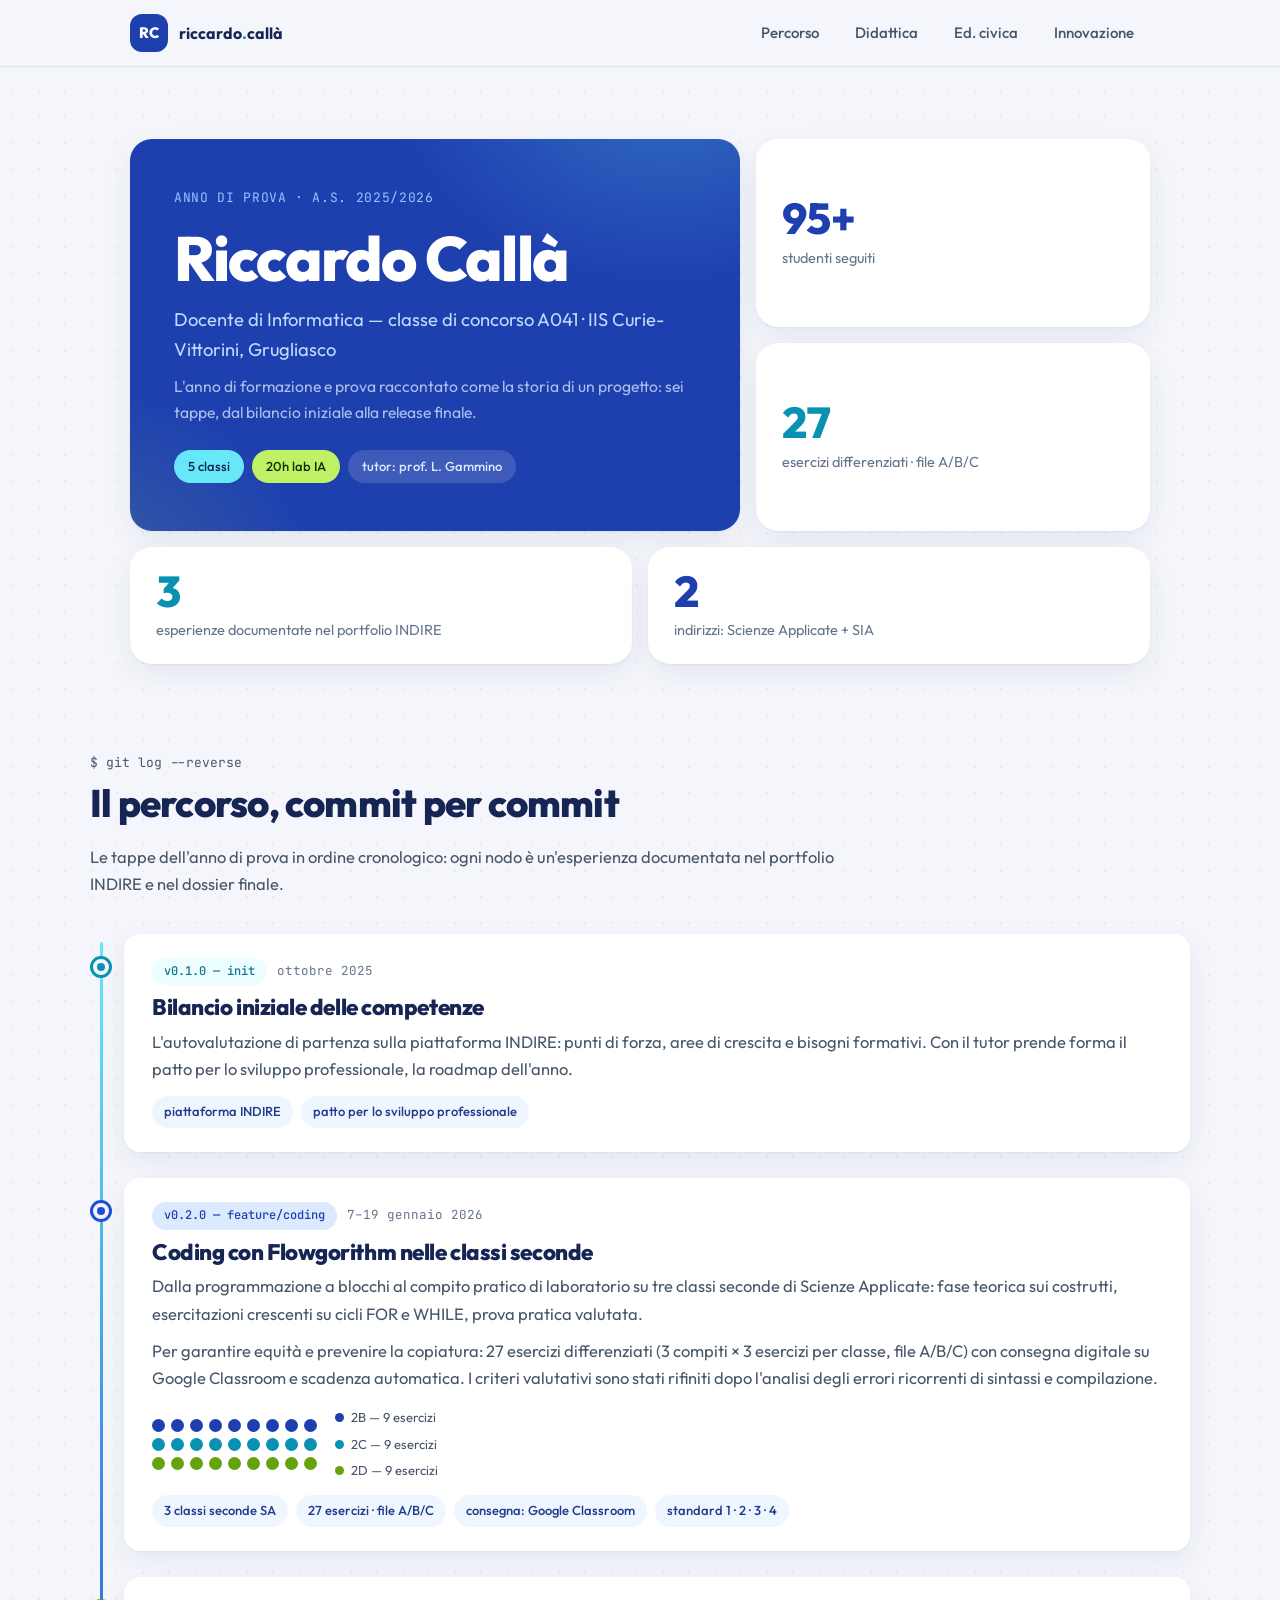
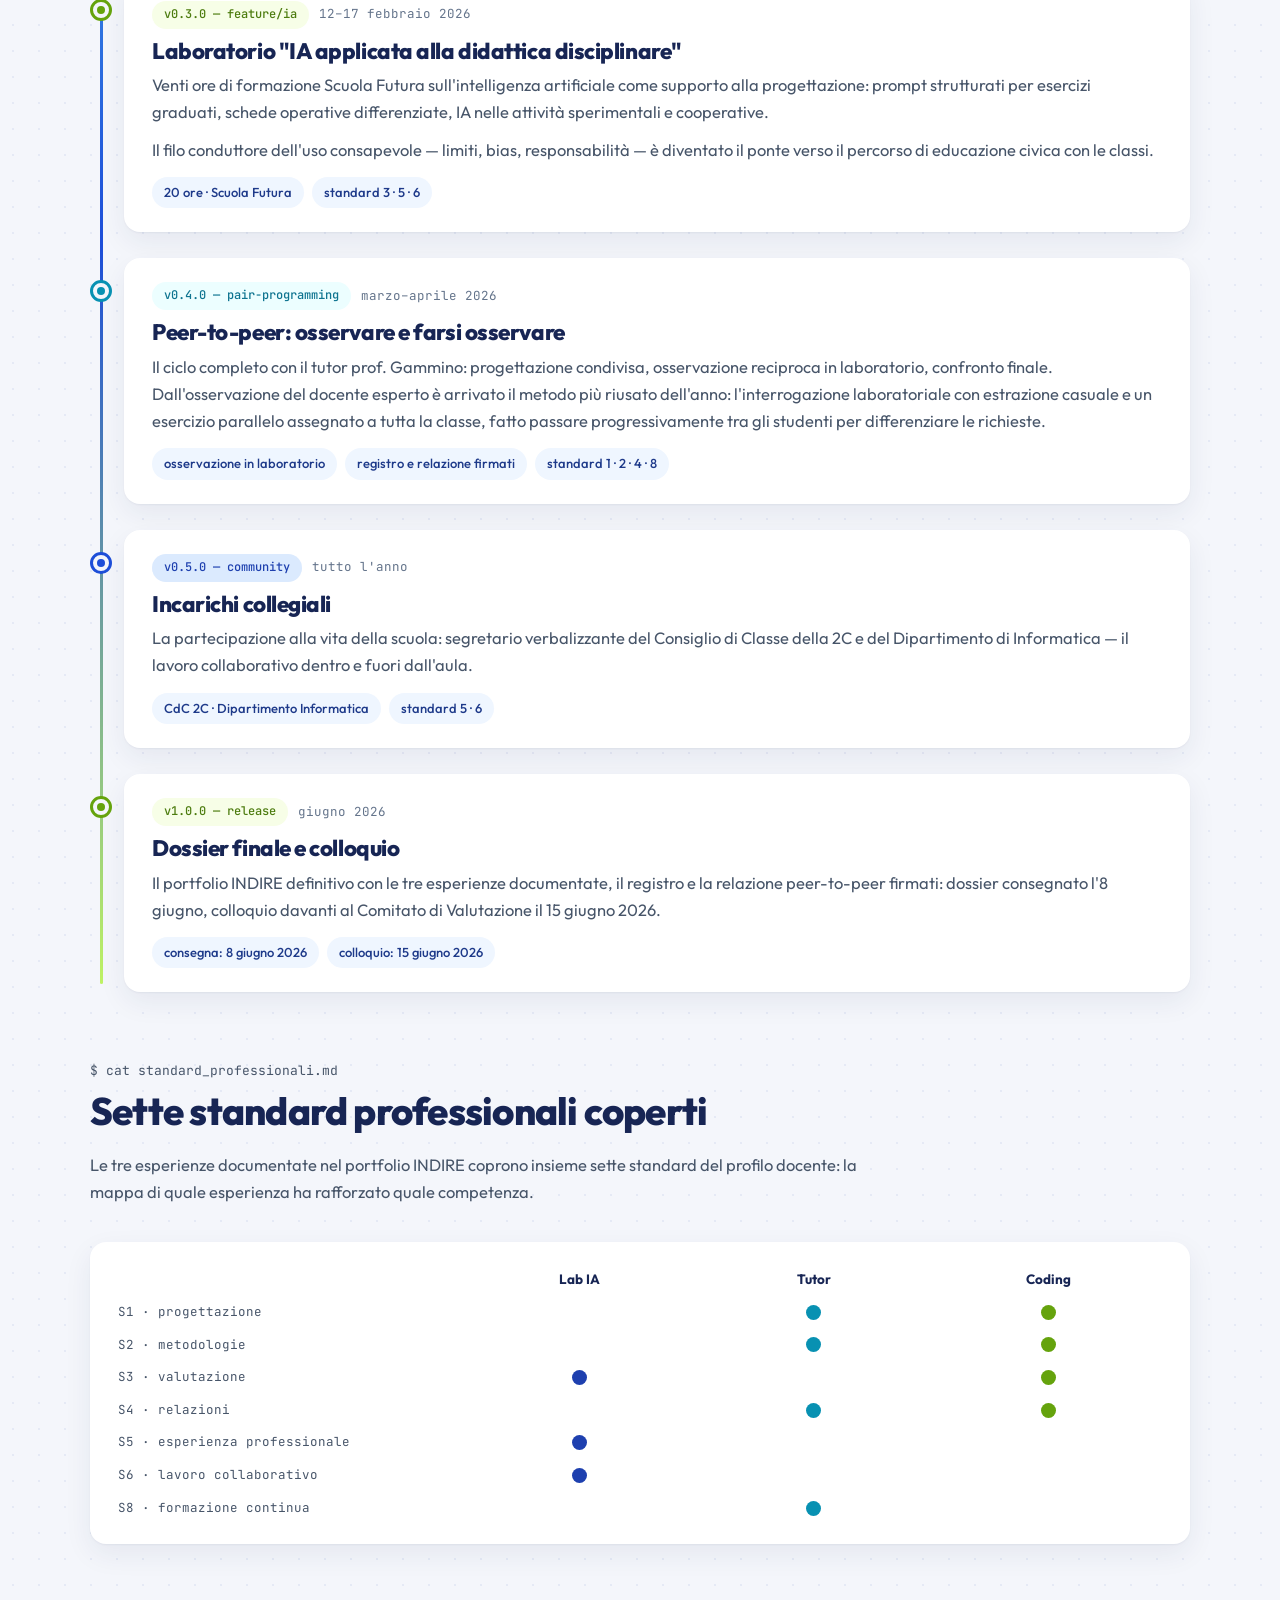
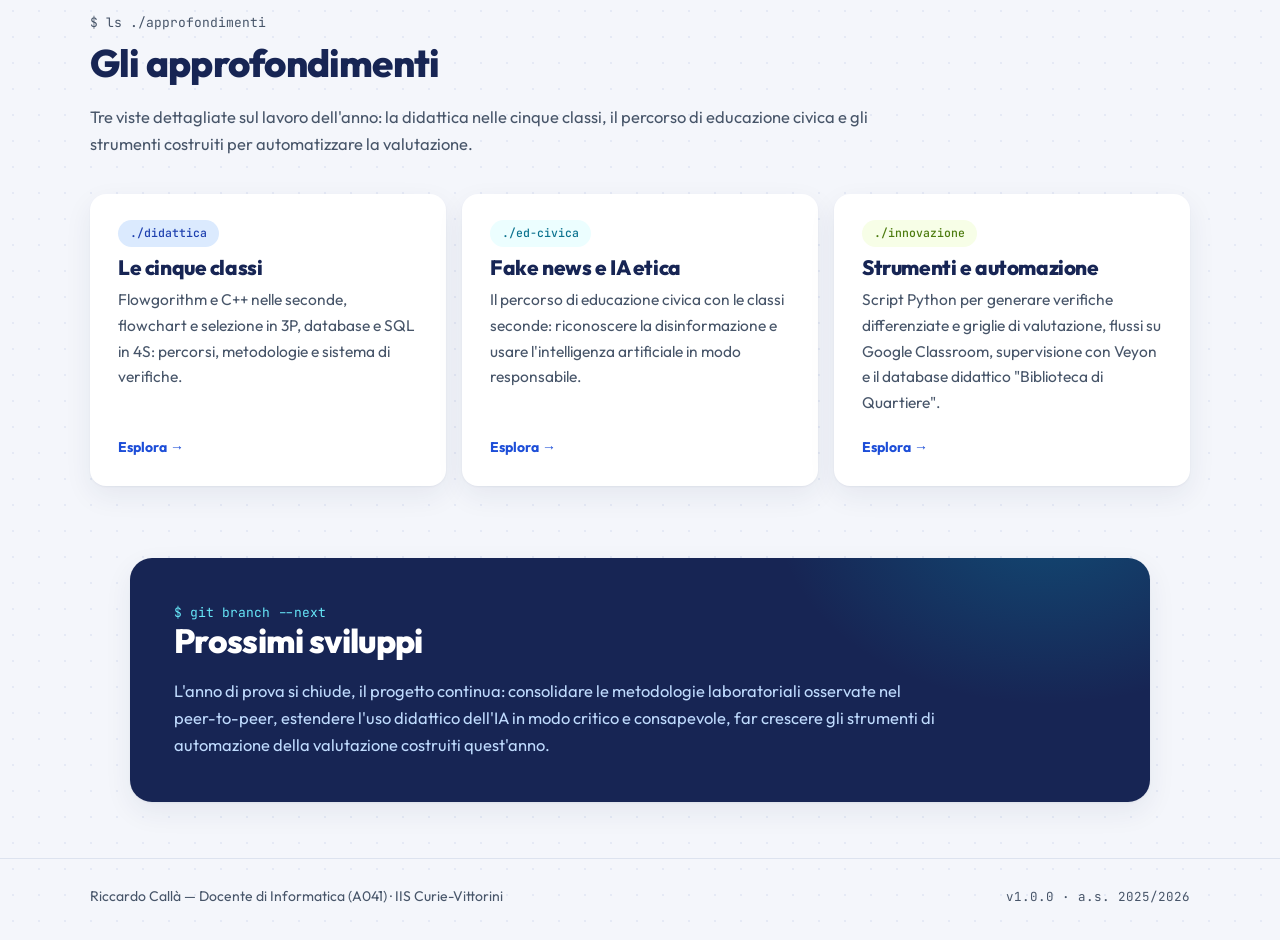
<file: index.html>
<!DOCTYPE html>
<html lang="it">
<head>
<meta charset="UTF-8">
<meta name="viewport" content="width=device-width, initial-scale=1">
<title>Riccardo Callà — Anno di prova 2025/2026</title>
<meta name="description" content="Portfolio dell'anno di formazione e prova di Riccardo Callà, docente di Informatica (A041) — IIS Curie-Vittorini, a.s. 2025/2026.">
<link rel="icon" href="data:image/svg+xml,%3Csvg xmlns='http://www.w3.org/2000/svg' viewBox='0 0 64 64'%3E%3Crect width='64' height='64' rx='16' fill='%231E40AF'/%3E%3Ctext x='32' y='42' font-family='sans-serif' font-size='26' font-weight='800' fill='%23FFFFFF' text-anchor='middle'%3ERC%3C/text%3E%3C/svg%3E">
<link rel="stylesheet" href="assets/css/style.css?v=2">
</head>
<body>
<a class="skip-link" href="#contenuto">Salta al contenuto</a>

<nav class="nav" aria-label="Navigazione principale">
  <div class="container nav-inner">
    <a class="brand" href="index.html" aria-current="page">
      <span class="brand-mark" aria-hidden="true">RC</span>
      <span class="brand-name">riccardo<span class="dot">.</span>callà</span>
    </a>
    <button class="nav-toggle" aria-expanded="false" aria-controls="menu" aria-label="Apri il menu">
      <svg width="20" height="20" viewBox="0 0 24 24" fill="none" stroke="currentColor" stroke-width="2" stroke-linecap="round" aria-hidden="true"><line x1="4" y1="7" x2="20" y2="7"/><line x1="4" y1="12" x2="20" y2="12"/><line x1="4" y1="17" x2="20" y2="17"/></svg>
    </button>
    <ul class="nav-links" id="menu">
      <li><a href="#percorso">Percorso</a></li>
      <li><a href="classi.html">Didattica</a></li>
      <li><a href="ed_civica.html">Ed. civica</a></li>
      <li><a href="innovazione.html">Innovazione</a></li>
    </ul>
  </div>
</nav>

<main id="contenuto">

  <header class="hero">
    <div class="container">
      <div class="bento">
        <div class="hero-card stagger s1">
          <p class="hero-eyebrow">ANNO DI PROVA · A.S. 2025/2026</p>
          <h1>Riccardo Callà</h1>
          <p class="hero-sub">Docente di Informatica — classe di concorso A041 · IIS Curie-Vittorini, Grugliasco</p>
          <p class="hero-tagline">L'anno di formazione e prova raccontato come la storia di un progetto: sei tappe, dal bilancio iniziale alla release finale.</p>
          <div class="chips">
            <span class="chip cyan">5 classi</span>
            <span class="chip lime">20h lab IA</span>
            <span class="chip ghost">tutor: prof. L. Gammino</span>
          </div>
        </div>
        <div class="stat-card stagger s2">
          <div class="stat-value"><span data-count="95">0</span>+</div>
          <div class="stat-label">studenti seguiti</div>
        </div>
        <div class="stat-card alt stagger s3">
          <div class="stat-value"><span data-count="27">0</span></div>
          <div class="stat-label">esercizi differenziati · file A/B/C</div>
        </div>
      </div>
      <div class="bento-row">
        <div class="stat-card alt stagger s4">
          <div class="stat-value"><span data-count="3">0</span></div>
          <div class="stat-label">esperienze documentate nel portfolio INDIRE</div>
        </div>
        <div class="stat-card stagger s4">
          <div class="stat-value"><span data-count="2">0</span></div>
          <div class="stat-label">indirizzi: Scienze Applicate + SIA</div>
        </div>
      </div>
    </div>
  </header>

  <section class="section container" id="percorso">
    <div class="section-head reveal">
      <p class="section-kicker">$ git log --reverse</p>
      <h2>Il percorso, commit per commit</h2>
      <p>Le tappe dell'anno di prova in ordine cronologico: ogni nodo è un'esperienza documentata nel portfolio INDIRE e nel dossier finale.</p>
    </div>

    <div class="timeline">

      <article class="commit c-cyan" id="bilancio">
        <span class="commit-node" aria-hidden="true"></span>
        <div class="commit-card">
          <div class="commit-meta">
            <span class="tag">v0.1.0 — init</span>
            <span class="commit-date">ottobre 2025</span>
          </div>
          <h3>Bilancio iniziale delle competenze</h3>
          <p>L'autovalutazione di partenza sulla piattaforma INDIRE: punti di forza, aree di crescita e bisogni formativi. Con il tutor prende forma il patto per lo sviluppo professionale, la roadmap dell'anno.</p>
          <ul class="commit-facts">
            <li>piattaforma INDIRE</li>
            <li>patto per lo sviluppo professionale</li>
          </ul>
        </div>
      </article>

      <article class="commit" id="coding">
        <span class="commit-node" aria-hidden="true"></span>
        <div class="commit-card">
          <div class="commit-meta">
            <span class="tag">v0.2.0 — feature/coding</span>
            <span class="commit-date">7–19 gennaio 2026</span>
          </div>
          <h3>Coding con Flowgorithm nelle classi seconde</h3>
          <p>Dalla programmazione a blocchi al compito pratico di laboratorio su tre classi seconde di Scienze Applicate: fase teorica sui costrutti, esercitazioni crescenti su cicli FOR e WHILE, prova pratica valutata.</p>
          <p>Per garantire equità e prevenire la copiatura: 27 esercizi differenziati (3 compiti × 3 esercizi per classe, file A/B/C) con consegna digitale su Google Classroom e scadenza automatica. I criteri valutativi sono stati rifiniti dopo l'analisi degli errori ricorrenti di sintassi e compilazione.</p>
          <div class="waffle-wrap chart" aria-label="27 esercizi differenziati: 9 per ciascuna delle tre classi" role="img">
            <div class="waffle" aria-hidden="true">
              <span class="w-blue"></span><span class="w-blue" style="transition-delay:0.04s;"></span><span class="w-blue" style="transition-delay:0.08s;"></span><span class="w-blue" style="transition-delay:0.12s;"></span><span class="w-blue" style="transition-delay:0.16s;"></span><span class="w-blue" style="transition-delay:0.2s;"></span><span class="w-blue" style="transition-delay:0.24s;"></span><span class="w-blue" style="transition-delay:0.28s;"></span><span class="w-blue" style="transition-delay:0.32s;"></span>
              <span class="w-cyan" style="transition-delay:0.36s;"></span><span class="w-cyan" style="transition-delay:0.4s;"></span><span class="w-cyan" style="transition-delay:0.44s;"></span><span class="w-cyan" style="transition-delay:0.48s;"></span><span class="w-cyan" style="transition-delay:0.52s;"></span><span class="w-cyan" style="transition-delay:0.56s;"></span><span class="w-cyan" style="transition-delay:0.6s;"></span><span class="w-cyan" style="transition-delay:0.64s;"></span><span class="w-cyan" style="transition-delay:0.68s;"></span>
              <span class="w-lime" style="transition-delay:0.72s;"></span><span class="w-lime" style="transition-delay:0.76s;"></span><span class="w-lime" style="transition-delay:0.8s;"></span><span class="w-lime" style="transition-delay:0.84s;"></span><span class="w-lime" style="transition-delay:0.88s;"></span><span class="w-lime" style="transition-delay:0.92s;"></span><span class="w-lime" style="transition-delay:0.96s;"></span><span class="w-lime" style="transition-delay:1s;"></span><span class="w-lime" style="transition-delay:1.04s;"></span>
            </div>
            <div class="waffle-legend">
              <span><span class="swatch" style="background: var(--blue-800);"></span>2B — 9 esercizi</span>
              <span><span class="swatch" style="background: var(--cyan-600);"></span>2C — 9 esercizi</span>
              <span><span class="swatch" style="background: var(--lime-600);"></span>2D — 9 esercizi</span>
            </div>
          </div>
          <ul class="commit-facts">
            <li>3 classi seconde SA</li>
            <li>27 esercizi · file A/B/C</li>
            <li>consegna: Google Classroom</li>
            <li>standard 1 · 2 · 3 · 4</li>
          </ul>
        </div>
      </article>

      <article class="commit c-lime" id="lab-ia">
        <span class="commit-node" aria-hidden="true"></span>
        <div class="commit-card">
          <div class="commit-meta">
            <span class="tag">v0.3.0 — feature/ia</span>
            <span class="commit-date">12–17 febbraio 2026</span>
          </div>
          <h3>Laboratorio "IA applicata alla didattica disciplinare"</h3>
          <p>Venti ore di formazione Scuola Futura sull'intelligenza artificiale come supporto alla progettazione: prompt strutturati per esercizi graduati, schede operative differenziate, IA nelle attività sperimentali e cooperative.</p>
          <p>Il filo conduttore dell'uso consapevole — limiti, bias, responsabilità — è diventato il ponte verso il percorso di educazione civica con le classi.</p>
          <ul class="commit-facts">
            <li>20 ore · Scuola Futura</li>
            <li>standard 3 · 5 · 6</li>
          </ul>
        </div>
      </article>

      <article class="commit c-cyan" id="peer-to-peer">
        <span class="commit-node" aria-hidden="true"></span>
        <div class="commit-card">
          <div class="commit-meta">
            <span class="tag">v0.4.0 — pair-programming</span>
            <span class="commit-date">marzo–aprile 2026</span>
          </div>
          <h3>Peer-to-peer: osservare e farsi osservare</h3>
          <p>Il ciclo completo con il tutor prof. Gammino: progettazione condivisa, osservazione reciproca in laboratorio, confronto finale. Dall'osservazione del docente esperto è arrivato il metodo più riusato dell'anno: l'interrogazione laboratoriale con estrazione casuale e un esercizio parallelo assegnato a tutta la classe, fatto passare progressivamente tra gli studenti per differenziare le richieste.</p>
          <ul class="commit-facts">
            <li>osservazione in laboratorio</li>
            <li>registro e relazione firmati</li>
            <li>standard 1 · 2 · 4 · 8</li>
          </ul>
        </div>
      </article>

      <article class="commit" id="collegialita">
        <span class="commit-node" aria-hidden="true"></span>
        <div class="commit-card">
          <div class="commit-meta">
            <span class="tag">v0.5.0 — community</span>
            <span class="commit-date">tutto l'anno</span>
          </div>
          <h3>Incarichi collegiali</h3>
          <p>La partecipazione alla vita della scuola: segretario verbalizzante del Consiglio di Classe della 2C e del Dipartimento di Informatica — il lavoro collaborativo dentro e fuori dall'aula.</p>
          <ul class="commit-facts">
            <li>CdC 2C · Dipartimento Informatica</li>
            <li>standard 5 · 6</li>
          </ul>
        </div>
      </article>

      <article class="commit c-lime" id="release">
        <span class="commit-node" aria-hidden="true"></span>
        <div class="commit-card">
          <div class="commit-meta">
            <span class="tag">v1.0.0 — release</span>
            <span class="commit-date">giugno 2026</span>
          </div>
          <h3>Dossier finale e colloquio</h3>
          <p>Il portfolio INDIRE definitivo con le tre esperienze documentate, il registro e la relazione peer-to-peer firmati: dossier consegnato l'8 giugno, colloquio davanti al Comitato di Valutazione il 15 giugno 2026.</p>
          <ul class="commit-facts">
            <li>consegna: 8 giugno 2026</li>
            <li>colloquio: 15 giugno 2026</li>
          </ul>
        </div>
      </article>

    </div>
  </section>

  <section class="section container" id="standard">
    <div class="section-head reveal">
      <p class="section-kicker">$ cat standard_professionali.md</p>
      <h2>Sette standard professionali coperti</h2>
      <p>Le tre esperienze documentate nel portfolio INDIRE coprono insieme sette standard del profilo docente: la mappa di quale esperienza ha rafforzato quale competenza.</p>
    </div>
    <div class="card reveal">
      <div class="matrix chart">
        <span></span>
        <span class="matrix-head">Lab IA</span>
        <span class="matrix-head">Tutor</span>
        <span class="matrix-head">Coding</span>

        <span class="matrix-label">S1 · progettazione</span>
        <span class="matrix-cell"></span>
        <span class="matrix-cell"><span class="matrix-dot" style="background: var(--cyan-600); transition-delay: 0.1s;"></span></span>
        <span class="matrix-cell"><span class="matrix-dot" style="background: var(--lime-600); transition-delay: 0.15s;"></span></span>

        <span class="matrix-label">S2 · metodologie</span>
        <span class="matrix-cell"></span>
        <span class="matrix-cell"><span class="matrix-dot" style="background: var(--cyan-600); transition-delay: 0.2s;"></span></span>
        <span class="matrix-cell"><span class="matrix-dot" style="background: var(--lime-600); transition-delay: 0.25s;"></span></span>

        <span class="matrix-label">S3 · valutazione</span>
        <span class="matrix-cell"><span class="matrix-dot" style="background: var(--blue-800); transition-delay: 0.3s;"></span></span>
        <span class="matrix-cell"></span>
        <span class="matrix-cell"><span class="matrix-dot" style="background: var(--lime-600); transition-delay: 0.35s;"></span></span>

        <span class="matrix-label">S4 · relazioni</span>
        <span class="matrix-cell"></span>
        <span class="matrix-cell"><span class="matrix-dot" style="background: var(--cyan-600); transition-delay: 0.4s;"></span></span>
        <span class="matrix-cell"><span class="matrix-dot" style="background: var(--lime-600); transition-delay: 0.45s;"></span></span>

        <span class="matrix-label">S5 · esperienza professionale</span>
        <span class="matrix-cell"><span class="matrix-dot" style="background: var(--blue-800); transition-delay: 0.5s;"></span></span>
        <span class="matrix-cell"></span>
        <span class="matrix-cell"></span>

        <span class="matrix-label">S6 · lavoro collaborativo</span>
        <span class="matrix-cell"><span class="matrix-dot" style="background: var(--blue-800); transition-delay: 0.55s;"></span></span>
        <span class="matrix-cell"></span>
        <span class="matrix-cell"></span>

        <span class="matrix-label">S8 · formazione continua</span>
        <span class="matrix-cell"></span>
        <span class="matrix-cell"><span class="matrix-dot" style="background: var(--cyan-600); transition-delay: 0.6s;"></span></span>
        <span class="matrix-cell"></span>
      </div>
    </div>
  </section>

  <section class="section container" id="approfondimenti">
    <div class="section-head reveal">
      <p class="section-kicker">$ ls ./approfondimenti</p>
      <h2>Gli approfondimenti</h2>
      <p>Tre viste dettagliate sul lavoro dell'anno: la didattica nelle cinque classi, il percorso di educazione civica e gli strumenti costruiti per automatizzare la valutazione.</p>
    </div>
    <div class="card-grid">
      <a class="card reveal" href="classi.html">
        <span class="card-kicker blue">./didattica</span>
        <h3>Le cinque classi</h3>
        <p>Flowgorithm e C++ nelle seconde, flowchart e selezione in 3P, database e SQL in 4S: percorsi, metodologie e sistema di verifiche.</p>
        <span class="card-cta">Esplora →</span>
      </a>
      <a class="card reveal" href="ed_civica.html">
        <span class="card-kicker cyan">./ed-civica</span>
        <h3>Fake news e IA etica</h3>
        <p>Il percorso di educazione civica con le classi seconde: riconoscere la disinformazione e usare l'intelligenza artificiale in modo responsabile.</p>
        <span class="card-cta">Esplora →</span>
      </a>
      <a class="card reveal" href="innovazione.html">
        <span class="card-kicker lime">./innovazione</span>
        <h3>Strumenti e automazione</h3>
        <p>Script Python per generare verifiche differenziate e griglie di valutazione, flussi su Google Classroom, supervisione con Veyon e il database didattico "Biblioteca di Quartiere".</p>
        <span class="card-cta">Esplora →</span>
      </a>
    </div>
  </section>

  <section class="container" id="futuro">
    <div class="outro reveal">
      <p class="section-kicker">$ git branch --next</p>
      <h2>Prossimi sviluppi</h2>
      <p>L'anno di prova si chiude, il progetto continua: consolidare le metodologie laboratoriali osservate nel peer-to-peer, estendere l'uso didattico dell'IA in modo critico e consapevole, far crescere gli strumenti di automazione della valutazione costruiti quest'anno.</p>
    </div>
  </section>

</main>

<footer class="footer">
  <div class="container footer-inner">
    <span>Riccardo Callà — Docente di Informatica (A041) · IIS Curie-Vittorini</span>
    <span class="mono">v1.0.0 · a.s. 2025/2026</span>
  </div>
</footer>

<script src="assets/js/main.js?v=2"></script>
</body>
</html>
</file>
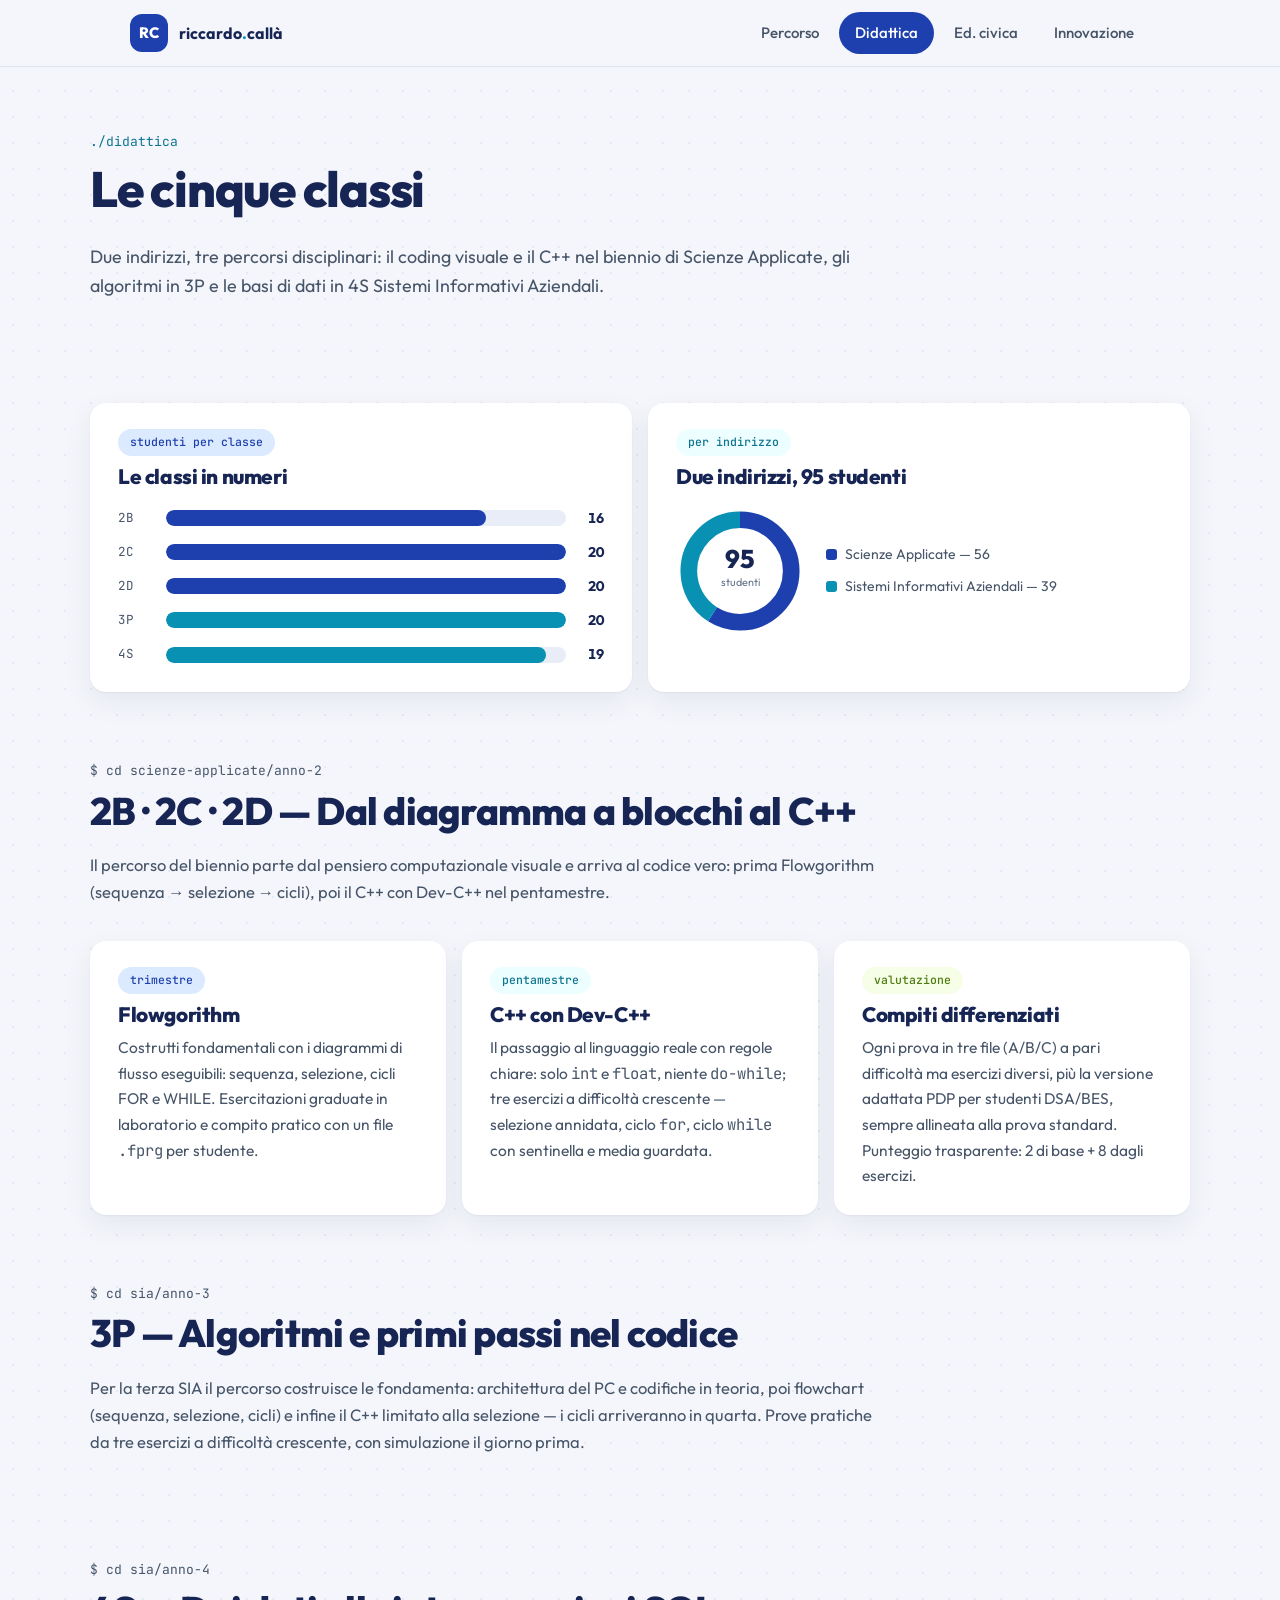
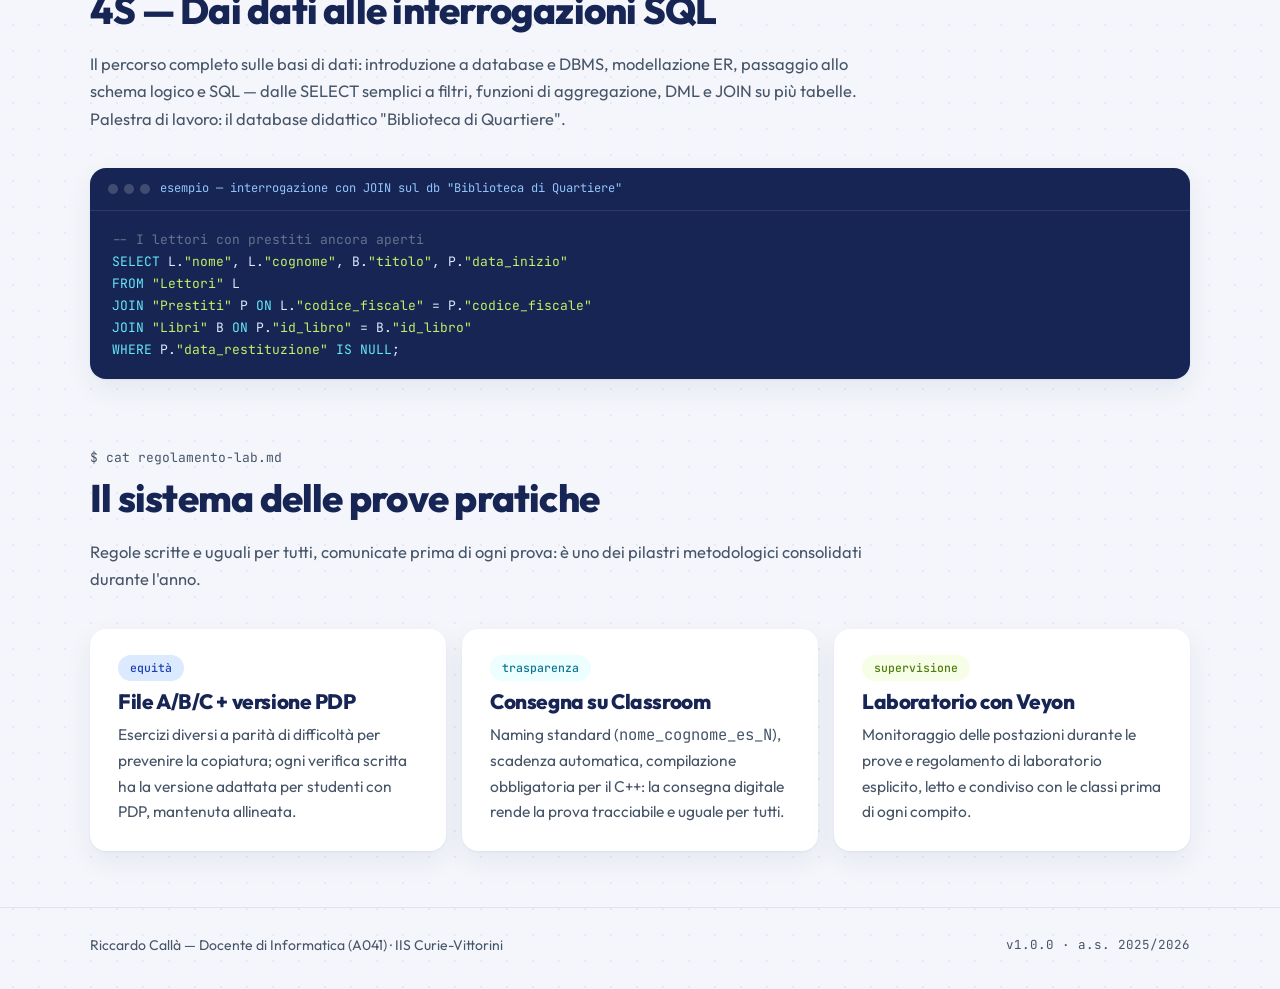
<file: classi.html>
<!DOCTYPE html>
<html lang="it">
<head>
<meta charset="UTF-8">
<meta name="viewport" content="width=device-width, initial-scale=1">
<title>La didattica nelle cinque classi — Riccardo Callà</title>
<meta name="description" content="Percorsi, metodologie e sistema di verifiche nelle cinque classi seguite da Riccardo Callà nell'a.s. 2025/2026.">
<link rel="icon" href="data:image/svg+xml,%3Csvg xmlns='http://www.w3.org/2000/svg' viewBox='0 0 64 64'%3E%3Crect width='64' height='64' rx='16' fill='%231E40AF'/%3E%3Ctext x='32' y='42' font-family='sans-serif' font-size='26' font-weight='800' fill='%23FFFFFF' text-anchor='middle'%3ERC%3C/text%3E%3C/svg%3E">
<link rel="stylesheet" href="assets/css/style.css?v=2">
</head>
<body>
<a class="skip-link" href="#contenuto">Salta al contenuto</a>

<nav class="nav" aria-label="Navigazione principale">
  <div class="container nav-inner">
    <a class="brand" href="index.html">
      <span class="brand-mark" aria-hidden="true">RC</span>
      <span class="brand-name">riccardo<span class="dot">.</span>callà</span>
    </a>
    <button class="nav-toggle" aria-expanded="false" aria-controls="menu" aria-label="Apri il menu">
      <svg width="20" height="20" viewBox="0 0 24 24" fill="none" stroke="currentColor" stroke-width="2" stroke-linecap="round" aria-hidden="true"><line x1="4" y1="7" x2="20" y2="7"/><line x1="4" y1="12" x2="20" y2="12"/><line x1="4" y1="17" x2="20" y2="17"/></svg>
    </button>
    <ul class="nav-links" id="menu">
      <li><a href="index.html#percorso">Percorso</a></li>
      <li><a href="classi.html" aria-current="page">Didattica</a></li>
      <li><a href="ed_civica.html">Ed. civica</a></li>
      <li><a href="innovazione.html">Innovazione</a></li>
    </ul>
  </div>
</nav>

<main id="contenuto">

  <header class="page-header container">
    <p class="page-kicker stagger s1">./didattica</p>
    <h1 class="stagger s2">Le cinque classi</h1>
    <p class="lead stagger s3">Due indirizzi, tre percorsi disciplinari: il coding visuale e il C++ nel biennio di Scienze Applicate, gli algoritmi in 3P e le basi di dati in 4S Sistemi Informativi Aziendali.</p>
  </header>

  <section class="section container" aria-label="Numeri delle classi">
    <div class="card-grid">
      <div class="card reveal">
        <span class="card-kicker blue">studenti per classe</span>
        <h3>Le classi in numeri</h3>
        <div class="chart" style="margin-top: 10px;">
          <div class="bar-row">
            <span class="bar-label">2B</span>
            <div class="bar-track"><div class="bar-fill" style="--w: 80%;"></div></div>
            <span class="bar-value">16</span>
          </div>
          <div class="bar-row">
            <span class="bar-label">2C</span>
            <div class="bar-track"><div class="bar-fill" style="--w: 100%; transition-delay: 0.1s;"></div></div>
            <span class="bar-value">20</span>
          </div>
          <div class="bar-row">
            <span class="bar-label">2D</span>
            <div class="bar-track"><div class="bar-fill" style="--w: 100%; transition-delay: 0.2s;"></div></div>
            <span class="bar-value">20</span>
          </div>
          <div class="bar-row">
            <span class="bar-label">3P</span>
            <div class="bar-track"><div class="bar-fill cyan" style="--w: 100%; transition-delay: 0.3s;"></div></div>
            <span class="bar-value">20</span>
          </div>
          <div class="bar-row">
            <span class="bar-label">4S</span>
            <div class="bar-track"><div class="bar-fill cyan" style="--w: 95%; transition-delay: 0.4s;"></div></div>
            <span class="bar-value">19</span>
          </div>
        </div>
      </div>
      <div class="card reveal">
        <span class="card-kicker cyan">per indirizzo</span>
        <h3>Due indirizzi, 95 studenti</h3>
        <div class="donut-wrap chart" style="margin-top: 10px;">
          <svg width="128" height="128" viewBox="0 0 100 100" role="img" aria-label="Ripartizione studenti: 56 in Scienze Applicate, 39 in Sistemi Informativi Aziendali">
            <g transform="rotate(-90 50 50)">
              <circle cx="50" cy="50" r="40" fill="none" stroke="#E8EDF7" stroke-width="13"/>
              <circle class="donut-arc arc-sa" cx="50" cy="50" r="40"/>
              <circle class="donut-arc arc-sia" cx="50" cy="50" r="40"/>
            </g>
            <text x="50" y="48" text-anchor="middle" font-family="Outfit" font-weight="800" font-size="20" fill="#172554">95</text>
            <text x="50" y="62" text-anchor="middle" font-family="Outfit" font-size="8.5" fill="#64748B">studenti</text>
          </svg>
          <div class="legend">
            <span><span class="swatch" style="background: var(--blue-800);"></span>Scienze Applicate — 56</span>
            <span><span class="swatch" style="background: var(--cyan-600);"></span>Sistemi Informativi Aziendali — 39</span>
          </div>
        </div>
      </div>
    </div>
  </section>

  <section class="section container" id="seconde">
    <div class="section-head reveal">
      <p class="section-kicker">$ cd scienze-applicate/anno-2</p>
      <h2>2B · 2C · 2D — Dal diagramma a blocchi al C++</h2>
      <p>Il percorso del biennio parte dal pensiero computazionale visuale e arriva al codice vero: prima Flowgorithm (sequenza → selezione → cicli), poi il C++ con Dev-C++ nel pentamestre.</p>
    </div>
    <div class="card-grid">
      <div class="card reveal">
        <span class="card-kicker blue">trimestre</span>
        <h3>Flowgorithm</h3>
        <p>Costrutti fondamentali con i diagrammi di flusso eseguibili: sequenza, selezione, cicli FOR e WHILE. Esercitazioni graduate in laboratorio e compito pratico con un file <span class="mono">.fprg</span> per studente.</p>
      </div>
      <div class="card reveal">
        <span class="card-kicker cyan">pentamestre</span>
        <h3>C++ con Dev-C++</h3>
        <p>Il passaggio al linguaggio reale con regole chiare: solo <span class="mono">int</span> e <span class="mono">float</span>, niente <span class="mono">do-while</span>; tre esercizi a difficoltà crescente — selezione annidata, ciclo <span class="mono">for</span>, ciclo <span class="mono">while</span> con sentinella e media guardata.</p>
      </div>
      <div class="card reveal">
        <span class="card-kicker lime">valutazione</span>
        <h3>Compiti differenziati</h3>
        <p>Ogni prova in tre file (A/B/C) a pari difficoltà ma esercizi diversi, più la versione adattata PDP per studenti DSA/BES, sempre allineata alla prova standard. Punteggio trasparente: 2 di base + 8 dagli esercizi.</p>
      </div>
    </div>
  </section>

  <section class="section container" id="terza">
    <div class="section-head reveal">
      <p class="section-kicker">$ cd sia/anno-3</p>
      <h2>3P — Algoritmi e primi passi nel codice</h2>
      <p>Per la terza SIA il percorso costruisce le fondamenta: architettura del PC e codifiche in teoria, poi flowchart (sequenza, selezione, cicli) e infine il C++ limitato alla selezione — i cicli arriveranno in quarta. Prove pratiche da tre esercizi a difficoltà crescente, con simulazione il giorno prima.</p>
    </div>
  </section>

  <section class="section container" id="quarta">
    <div class="section-head reveal">
      <p class="section-kicker">$ cd sia/anno-4</p>
      <h2>4S — Dai dati alle interrogazioni SQL</h2>
      <p>Il percorso completo sulle basi di dati: introduzione a database e DBMS, modellazione ER, passaggio allo schema logico e SQL — dalle SELECT semplici a filtri, funzioni di aggregazione, DML e JOIN su più tabelle. Palestra di lavoro: il database didattico "Biblioteca di Quartiere".</p>
    </div>
    <div class="code-card reveal">
      <div class="code-bar"><span class="dots" aria-hidden="true"><span></span><span></span><span></span></span>esempio — interrogazione con JOIN sul db "Biblioteca di Quartiere"</div>
      <pre><span class="com">-- I lettori con prestiti ancora aperti</span>
<span class="kw">SELECT</span> L.<span class="str">"nome"</span>, L.<span class="str">"cognome"</span>, B.<span class="str">"titolo"</span>, P.<span class="str">"data_inizio"</span>
<span class="kw">FROM</span> <span class="str">"Lettori"</span> L
<span class="kw">JOIN</span> <span class="str">"Prestiti"</span> P <span class="kw">ON</span> L.<span class="str">"codice_fiscale"</span> = P.<span class="str">"codice_fiscale"</span>
<span class="kw">JOIN</span> <span class="str">"Libri"</span> B <span class="kw">ON</span> P.<span class="str">"id_libro"</span> = B.<span class="str">"id_libro"</span>
<span class="kw">WHERE</span> P.<span class="str">"data_restituzione"</span> <span class="kw">IS NULL</span>;</pre>
    </div>
  </section>

  <section class="section container" id="verifiche">
    <div class="section-head reveal">
      <p class="section-kicker">$ cat regolamento-lab.md</p>
      <h2>Il sistema delle prove pratiche</h2>
      <p>Regole scritte e uguali per tutti, comunicate prima di ogni prova: è uno dei pilastri metodologici consolidati durante l'anno.</p>
    </div>
    <div class="card-grid">
      <div class="card reveal">
        <span class="card-kicker blue">equità</span>
        <h3>File A/B/C + versione PDP</h3>
        <p>Esercizi diversi a parità di difficoltà per prevenire la copiatura; ogni verifica scritta ha la versione adattata per studenti con PDP, mantenuta allineata.</p>
      </div>
      <div class="card reveal">
        <span class="card-kicker cyan">trasparenza</span>
        <h3>Consegna su Classroom</h3>
        <p>Naming standard (<span class="mono">nome_cognome_es_N</span>), scadenza automatica, compilazione obbligatoria per il C++: la consegna digitale rende la prova tracciabile e uguale per tutti.</p>
      </div>
      <div class="card reveal">
        <span class="card-kicker lime">supervisione</span>
        <h3>Laboratorio con Veyon</h3>
        <p>Monitoraggio delle postazioni durante le prove e regolamento di laboratorio esplicito, letto e condiviso con le classi prima di ogni compito.</p>
      </div>
    </div>
  </section>

</main>

<footer class="footer">
  <div class="container footer-inner">
    <span>Riccardo Callà — Docente di Informatica (A041) · IIS Curie-Vittorini</span>
    <span class="mono">v1.0.0 · a.s. 2025/2026</span>
  </div>
</footer>

<script src="assets/js/main.js?v=2"></script>
</body>
</html>
</file>
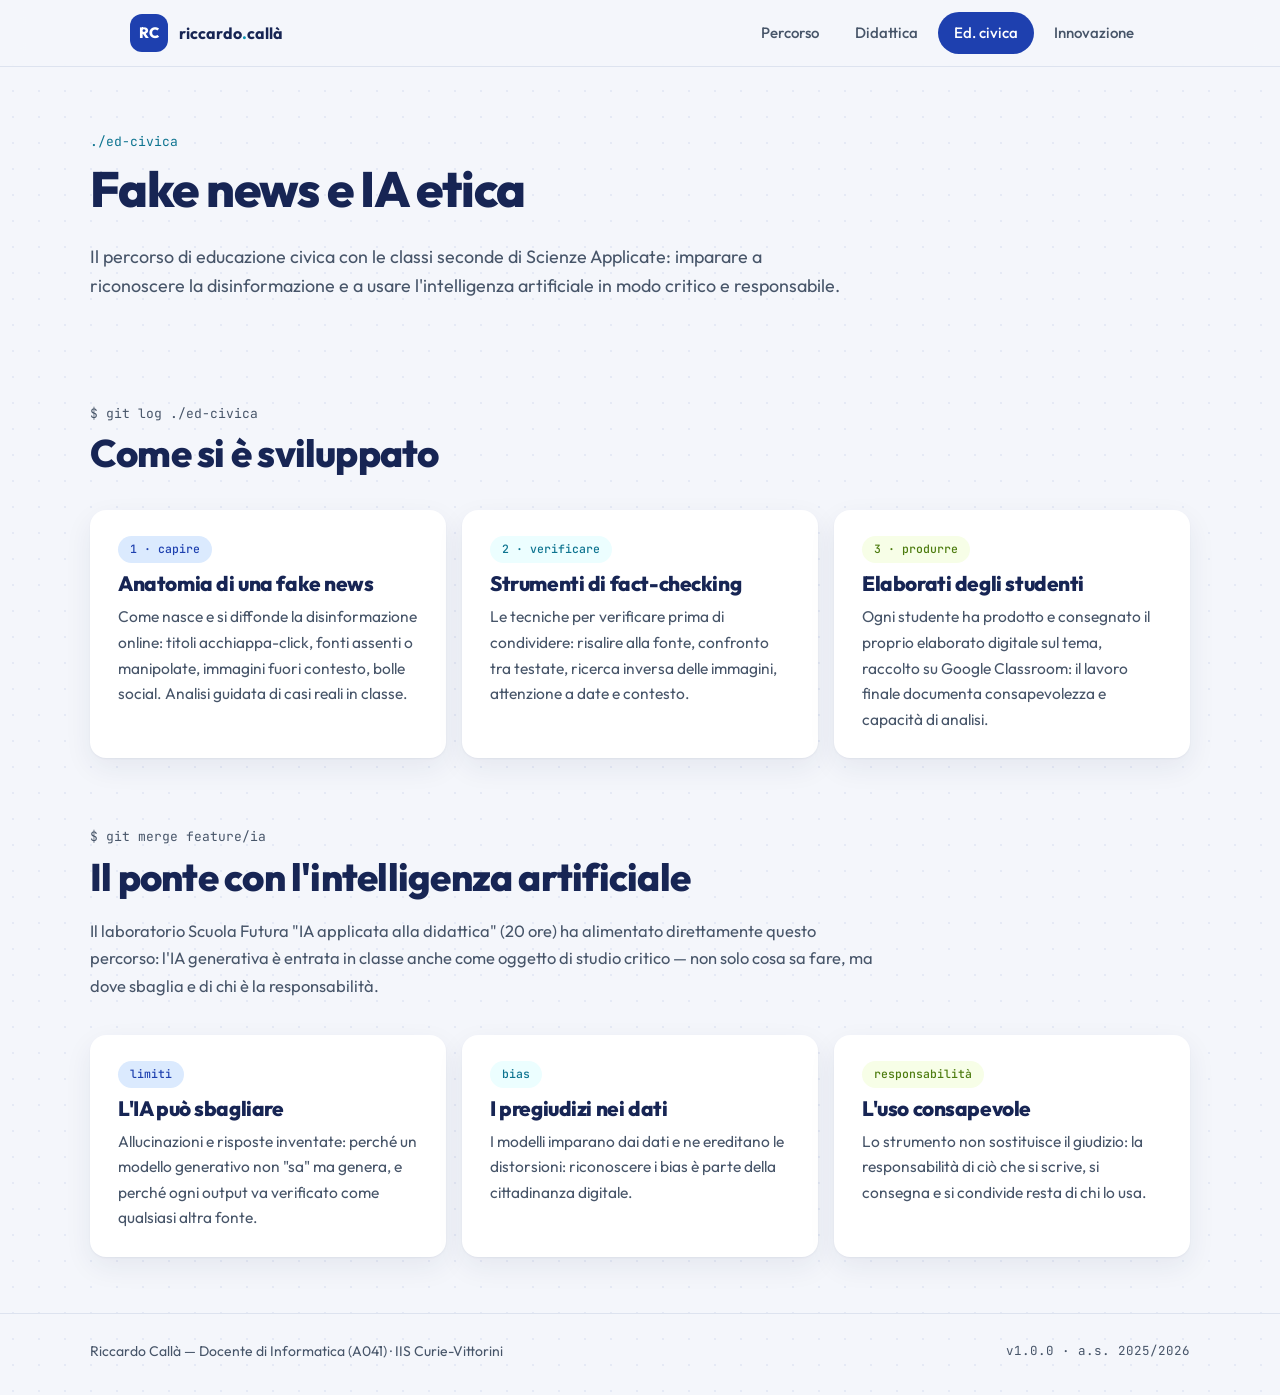
<file: ed_civica.html>
<!DOCTYPE html>
<html lang="it">
<head>
<meta charset="UTF-8">
<meta name="viewport" content="width=device-width, initial-scale=1">
<title>Ed. civica: fake news e IA etica — Riccardo Callà</title>
<meta name="description" content="Il percorso di educazione civica sulle fake news e l'uso etico dell'intelligenza artificiale con le classi seconde — a.s. 2025/2026.">
<link rel="icon" href="data:image/svg+xml,%3Csvg xmlns='http://www.w3.org/2000/svg' viewBox='0 0 64 64'%3E%3Crect width='64' height='64' rx='16' fill='%231E40AF'/%3E%3Ctext x='32' y='42' font-family='sans-serif' font-size='26' font-weight='800' fill='%23FFFFFF' text-anchor='middle'%3ERC%3C/text%3E%3C/svg%3E">
<link rel="stylesheet" href="assets/css/style.css?v=2">
</head>
<body>
<a class="skip-link" href="#contenuto">Salta al contenuto</a>

<nav class="nav" aria-label="Navigazione principale">
  <div class="container nav-inner">
    <a class="brand" href="index.html">
      <span class="brand-mark" aria-hidden="true">RC</span>
      <span class="brand-name">riccardo<span class="dot">.</span>callà</span>
    </a>
    <button class="nav-toggle" aria-expanded="false" aria-controls="menu" aria-label="Apri il menu">
      <svg width="20" height="20" viewBox="0 0 24 24" fill="none" stroke="currentColor" stroke-width="2" stroke-linecap="round" aria-hidden="true"><line x1="4" y1="7" x2="20" y2="7"/><line x1="4" y1="12" x2="20" y2="12"/><line x1="4" y1="17" x2="20" y2="17"/></svg>
    </button>
    <ul class="nav-links" id="menu">
      <li><a href="index.html#percorso">Percorso</a></li>
      <li><a href="classi.html">Didattica</a></li>
      <li><a href="ed_civica.html" aria-current="page">Ed. civica</a></li>
      <li><a href="innovazione.html">Innovazione</a></li>
    </ul>
  </div>
</nav>

<main id="contenuto">

  <header class="page-header container">
    <p class="page-kicker stagger s1">./ed-civica</p>
    <h1 class="stagger s2">Fake news e IA etica</h1>
    <p class="lead stagger s3">Il percorso di educazione civica con le classi seconde di Scienze Applicate: imparare a riconoscere la disinformazione e a usare l'intelligenza artificiale in modo critico e responsabile.</p>
  </header>

  <section class="section container" id="percorso-civica">
    <div class="section-head reveal">
      <p class="section-kicker">$ git log ./ed-civica</p>
      <h2>Come si è sviluppato</h2>
    </div>
    <div class="card-grid">
      <div class="card reveal">
        <span class="card-kicker blue">1 · capire</span>
        <h3>Anatomia di una fake news</h3>
        <p>Come nasce e si diffonde la disinformazione online: titoli acchiappa-click, fonti assenti o manipolate, immagini fuori contesto, bolle social. Analisi guidata di casi reali in classe.</p>
      </div>
      <div class="card reveal">
        <span class="card-kicker cyan">2 · verificare</span>
        <h3>Strumenti di fact-checking</h3>
        <p>Le tecniche per verificare prima di condividere: risalire alla fonte, confronto tra testate, ricerca inversa delle immagini, attenzione a date e contesto.</p>
      </div>
      <div class="card reveal">
        <span class="card-kicker lime">3 · produrre</span>
        <h3>Elaborati degli studenti</h3>
        <p>Ogni studente ha prodotto e consegnato il proprio elaborato digitale sul tema, raccolto su Google Classroom: il lavoro finale documenta consapevolezza e capacità di analisi.</p>
      </div>
    </div>
  </section>

  <section class="section container" id="ia-etica">
    <div class="section-head reveal">
      <p class="section-kicker">$ git merge feature/ia</p>
      <h2>Il ponte con l'intelligenza artificiale</h2>
      <p>Il laboratorio Scuola Futura "IA applicata alla didattica" (20 ore) ha alimentato direttamente questo percorso: l'IA generativa è entrata in classe anche come oggetto di studio critico — non solo cosa sa fare, ma dove sbaglia e di chi è la responsabilità.</p>
    </div>
    <div class="card-grid">
      <div class="card reveal">
        <span class="card-kicker blue">limiti</span>
        <h3>L'IA può sbagliare</h3>
        <p>Allucinazioni e risposte inventate: perché un modello generativo non "sa" ma genera, e perché ogni output va verificato come qualsiasi altra fonte.</p>
      </div>
      <div class="card reveal">
        <span class="card-kicker cyan">bias</span>
        <h3>I pregiudizi nei dati</h3>
        <p>I modelli imparano dai dati e ne ereditano le distorsioni: riconoscere i bias è parte della cittadinanza digitale.</p>
      </div>
      <div class="card reveal">
        <span class="card-kicker lime">responsabilità</span>
        <h3>L'uso consapevole</h3>
        <p>Lo strumento non sostituisce il giudizio: la responsabilità di ciò che si scrive, si consegna e si condivide resta di chi lo usa.</p>
      </div>
    </div>
  </section>

</main>

<footer class="footer">
  <div class="container footer-inner">
    <span>Riccardo Callà — Docente di Informatica (A041) · IIS Curie-Vittorini</span>
    <span class="mono">v1.0.0 · a.s. 2025/2026</span>
  </div>
</footer>

<script src="assets/js/main.js?v=2"></script>
</body>
</html>
</file>
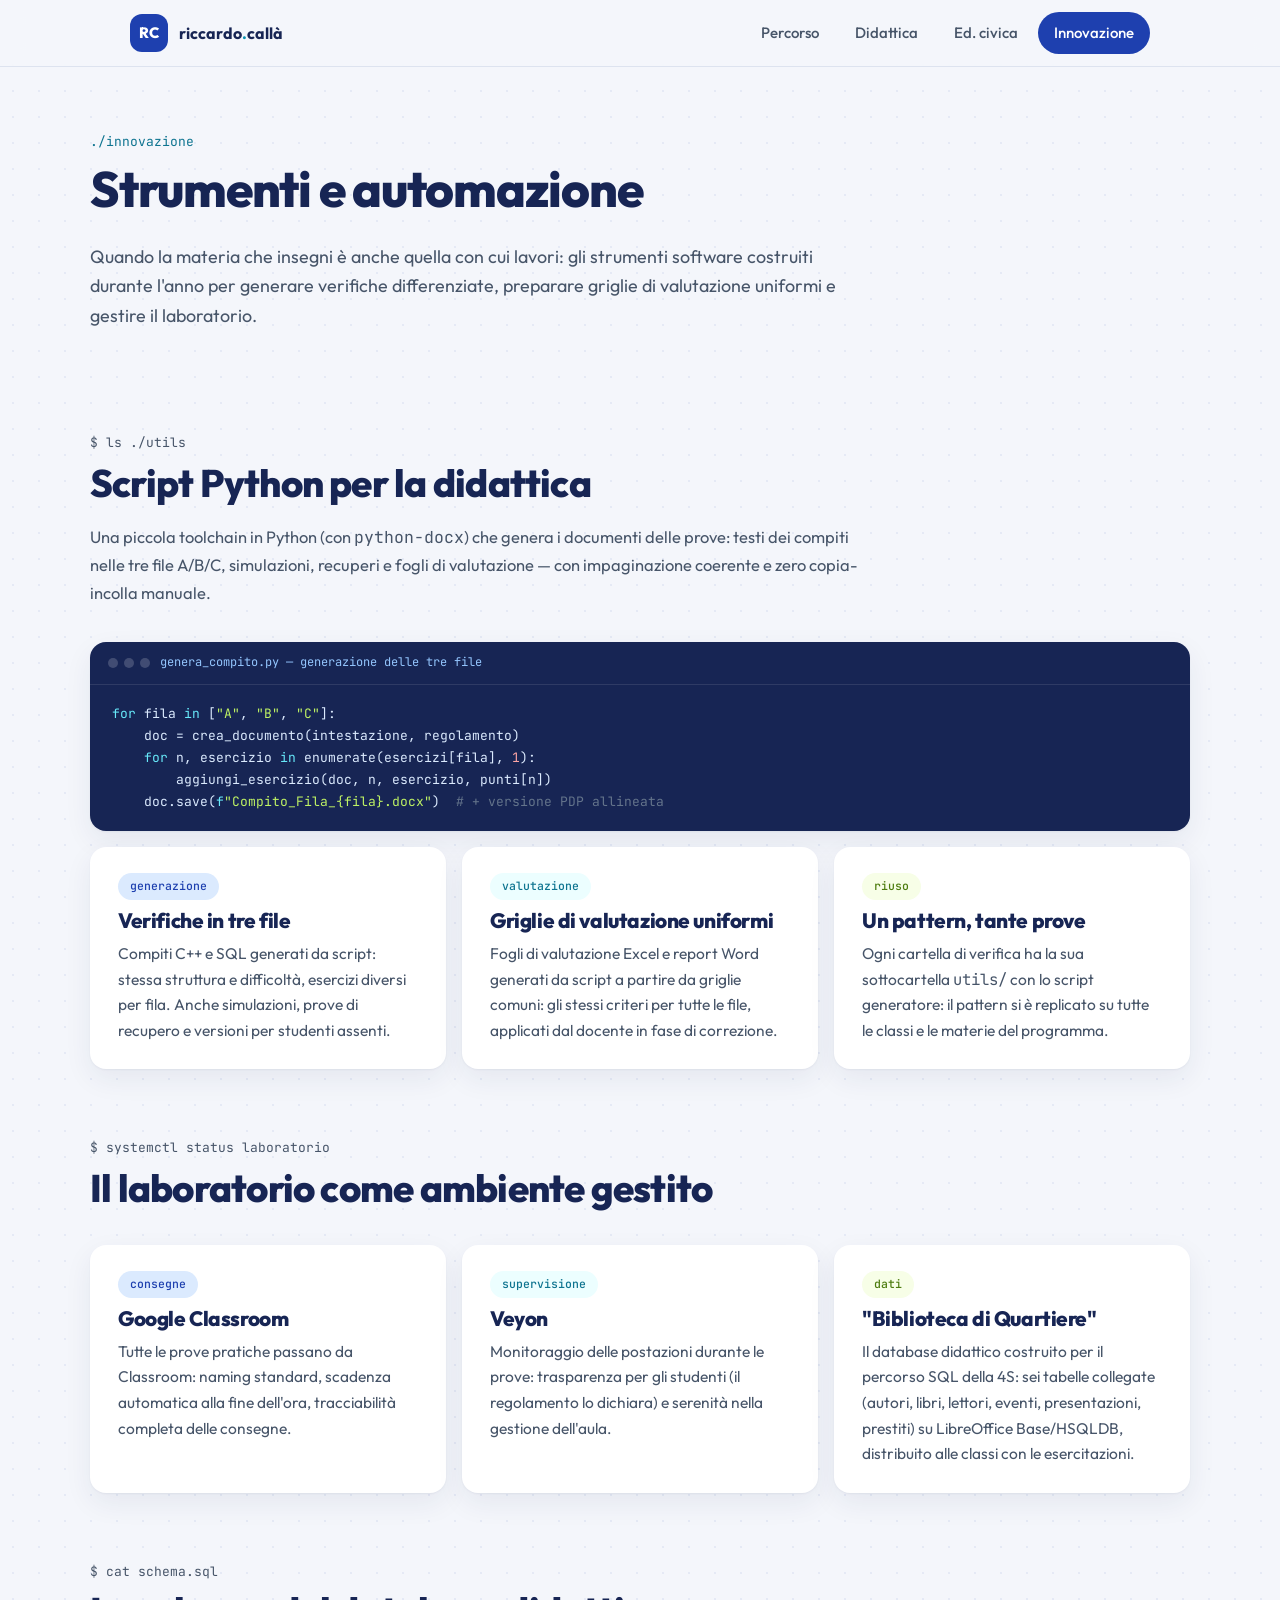
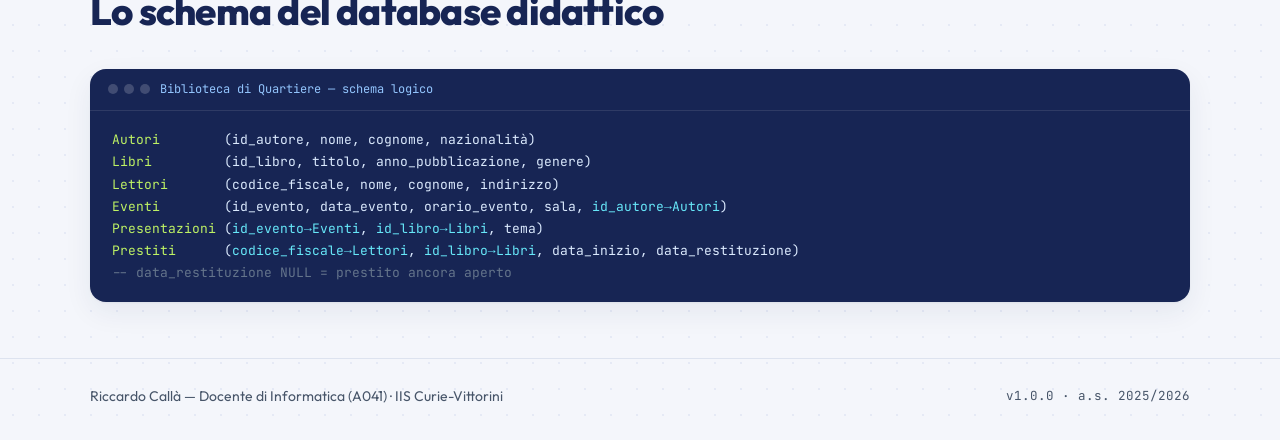
<file: innovazione.html>
<!DOCTYPE html>
<html lang="it">
<head>
<meta charset="UTF-8">
<meta name="viewport" content="width=device-width, initial-scale=1">
<title>Strumenti e automazione — Riccardo Callà</title>
<meta name="description" content="Gli strumenti digitali costruiti durante l'anno: script Python per generare verifiche differenziate e griglie di valutazione, flussi Google Classroom, Veyon e il database didattico.">
<link rel="icon" href="data:image/svg+xml,%3Csvg xmlns='http://www.w3.org/2000/svg' viewBox='0 0 64 64'%3E%3Crect width='64' height='64' rx='16' fill='%231E40AF'/%3E%3Ctext x='32' y='42' font-family='sans-serif' font-size='26' font-weight='800' fill='%23FFFFFF' text-anchor='middle'%3ERC%3C/text%3E%3C/svg%3E">
<link rel="stylesheet" href="assets/css/style.css?v=2">
</head>
<body>
<a class="skip-link" href="#contenuto">Salta al contenuto</a>

<nav class="nav" aria-label="Navigazione principale">
  <div class="container nav-inner">
    <a class="brand" href="index.html">
      <span class="brand-mark" aria-hidden="true">RC</span>
      <span class="brand-name">riccardo<span class="dot">.</span>callà</span>
    </a>
    <button class="nav-toggle" aria-expanded="false" aria-controls="menu" aria-label="Apri il menu">
      <svg width="20" height="20" viewBox="0 0 24 24" fill="none" stroke="currentColor" stroke-width="2" stroke-linecap="round" aria-hidden="true"><line x1="4" y1="7" x2="20" y2="7"/><line x1="4" y1="12" x2="20" y2="12"/><line x1="4" y1="17" x2="20" y2="17"/></svg>
    </button>
    <ul class="nav-links" id="menu">
      <li><a href="index.html#percorso">Percorso</a></li>
      <li><a href="classi.html">Didattica</a></li>
      <li><a href="ed_civica.html">Ed. civica</a></li>
      <li><a href="innovazione.html" aria-current="page">Innovazione</a></li>
    </ul>
  </div>
</nav>

<main id="contenuto">

  <header class="page-header container">
    <p class="page-kicker stagger s1">./innovazione</p>
    <h1 class="stagger s2">Strumenti e automazione</h1>
    <p class="lead stagger s3">Quando la materia che insegni è anche quella con cui lavori: gli strumenti software costruiti durante l'anno per generare verifiche differenziate, preparare griglie di valutazione uniformi e gestire il laboratorio.</p>
  </header>

  <section class="section container" id="script">
    <div class="section-head reveal">
      <p class="section-kicker">$ ls ./utils</p>
      <h2>Script Python per la didattica</h2>
      <p>Una piccola toolchain in Python (con <span class="mono">python-docx</span>) che genera i documenti delle prove: testi dei compiti nelle tre file A/B/C, simulazioni, recuperi e fogli di valutazione — con impaginazione coerente e zero copia-incolla manuale.</p>
    </div>
    <div class="code-card reveal">
      <div class="code-bar"><span class="dots" aria-hidden="true"><span></span><span></span><span></span></span>genera_compito.py — generazione delle tre file</div>
      <pre><span class="kw">for</span> fila <span class="kw">in</span> [<span class="str">"A"</span>, <span class="str">"B"</span>, <span class="str">"C"</span>]:
    doc = crea_documento(intestazione, regolamento)
    <span class="kw">for</span> n, esercizio <span class="kw">in</span> enumerate(esercizi[fila], <span class="num">1</span>):
        aggiungi_esercizio(doc, n, esercizio, punti[n])
    doc.save(<span class="kw">f</span><span class="str">"Compito_Fila_{fila}.docx"</span>)  <span class="com"># + versione PDP allineata</span></pre>
    </div>
    <div class="card-grid" style="margin-top:16px;">
      <div class="card reveal">
        <span class="card-kicker blue">generazione</span>
        <h3>Verifiche in tre file</h3>
        <p>Compiti C++ e SQL generati da script: stessa struttura e difficoltà, esercizi diversi per fila. Anche simulazioni, prove di recupero e versioni per studenti assenti.</p>
      </div>
      <div class="card reveal">
        <span class="card-kicker cyan">valutazione</span>
        <h3>Griglie di valutazione uniformi</h3>
        <p>Fogli di valutazione Excel e report Word generati da script a partire da griglie comuni: gli stessi criteri per tutte le file, applicati dal docente in fase di correzione.</p>
      </div>
      <div class="card reveal">
        <span class="card-kicker lime">riuso</span>
        <h3>Un pattern, tante prove</h3>
        <p>Ogni cartella di verifica ha la sua sottocartella <span class="mono">utils/</span> con lo script generatore: il pattern si è replicato su tutte le classi e le materie del programma.</p>
      </div>
    </div>
  </section>

  <section class="section container" id="lab">
    <div class="section-head reveal">
      <p class="section-kicker">$ systemctl status laboratorio</p>
      <h2>Il laboratorio come ambiente gestito</h2>
    </div>
    <div class="card-grid">
      <div class="card reveal">
        <span class="card-kicker blue">consegne</span>
        <h3>Google Classroom</h3>
        <p>Tutte le prove pratiche passano da Classroom: naming standard, scadenza automatica alla fine dell'ora, tracciabilità completa delle consegne.</p>
      </div>
      <div class="card reveal">
        <span class="card-kicker cyan">supervisione</span>
        <h3>Veyon</h3>
        <p>Monitoraggio delle postazioni durante le prove: trasparenza per gli studenti (il regolamento lo dichiara) e serenità nella gestione dell'aula.</p>
      </div>
      <div class="card reveal">
        <span class="card-kicker lime">dati</span>
        <h3>"Biblioteca di Quartiere"</h3>
        <p>Il database didattico costruito per il percorso SQL della 4S: sei tabelle collegate (autori, libri, lettori, eventi, presentazioni, prestiti) su LibreOffice Base/HSQLDB, distribuito alle classi con le esercitazioni.</p>
      </div>
    </div>
  </section>

  <section class="section container" id="db">
    <div class="section-head reveal">
      <p class="section-kicker">$ cat schema.sql</p>
      <h2>Lo schema del database didattico</h2>
    </div>
    <div class="code-card reveal">
      <div class="code-bar"><span class="dots" aria-hidden="true"><span></span><span></span><span></span></span>Biblioteca di Quartiere — schema logico</div>
      <pre><span class="str">Autori</span>        (id_autore, nome, cognome, nazionalità)
<span class="str">Libri</span>         (id_libro, titolo, anno_pubblicazione, genere)
<span class="str">Lettori</span>       (codice_fiscale, nome, cognome, indirizzo)
<span class="str">Eventi</span>        (id_evento, data_evento, orario_evento, sala, <span class="kw">id_autore→Autori</span>)
<span class="str">Presentazioni</span> (<span class="kw">id_evento→Eventi</span>, <span class="kw">id_libro→Libri</span>, tema)
<span class="str">Prestiti</span>      (<span class="kw">codice_fiscale→Lettori</span>, <span class="kw">id_libro→Libri</span>, data_inizio, data_restituzione)
<span class="com">-- data_restituzione NULL = prestito ancora aperto</span></pre>
    </div>
  </section>

</main>

<footer class="footer">
  <div class="container footer-inner">
    <span>Riccardo Callà — Docente di Informatica (A041) · IIS Curie-Vittorini</span>
    <span class="mono">v1.0.0 · a.s. 2025/2026</span>
  </div>
</footer>

<script src="assets/js/main.js?v=2"></script>
</body>
</html>
</file>
<file: assets/css/style.css>
@import url('../fonts/fonts.css');

/* ============================================================
   Design system — Portfolio Anno di Prova
   Stile: bento vibrante · blu profondo + cyan + lime · Outfit
   Fonte di verità: design-system/portfolio-anno-di-prova/MASTER.md
   ============================================================ */

:root {
  --navy-900: #172554;
  --navy-800: #1E3A8A;
  --ink: #0F172A;
  --slate-600: #475569;
  --slate-500: #64748B;
  --slate-200: #E2E8F0;

  --blue-800: #1E40AF;
  --blue-700: #1D4ED8;
  --blue-100: #DBEAFE;
  --blue-50: #EFF6FF;

  --cyan-700: #0E7490;
  --cyan-600: #0891B2;
  --cyan-300: #67E8F9;
  --cyan-50: #ECFEFF;

  --lime-700: #4D7C0F;
  --lime-600: #65A30D;
  --lime-300: #BEF264;
  --lime-50: #F7FEE7;

  --bg: #F4F6FB;
  --card: #FFFFFF;
  --line: #DDE3EF;

  --shadow-card: 0 1px 2px rgba(23, 37, 84, 0.05), 0 10px 28px rgba(23, 37, 84, 0.07);
  --shadow-lift: 0 2px 4px rgba(23, 37, 84, 0.06), 0 18px 44px rgba(23, 37, 84, 0.13);

  --font-sans: 'Outfit', 'Segoe UI', sans-serif;
  --font-mono: 'JetBrains Mono', Consolas, monospace;

  --radius-sm: 12px;
  --radius-md: 16px;
  --radius-lg: 22px;
  --radius-pill: 999px;
  --container: 1100px;
  --ease: cubic-bezier(0.22, 0.9, 0.3, 1);
}

*, *::before, *::after { box-sizing: border-box; }

html { scroll-behavior: smooth; }

[id] { scroll-margin-top: 84px; }

body {
  margin: 0;
  font-family: var(--font-sans);
  font-size: 16.5px;
  line-height: 1.65;
  color: var(--ink);
  background-color: var(--bg);
  background-image: radial-gradient(rgba(30, 64, 175, 0.07) 1px, transparent 1px);
  background-size: 26px 26px;
  -webkit-font-smoothing: antialiased;
}

::selection { background: var(--cyan-300); color: var(--navy-900); }

h1, h2, h3 {
  line-height: 1.1;
  letter-spacing: -0.02em;
  margin: 0 0 0.5em;
  font-weight: 800;
  color: var(--navy-900);
  text-wrap: balance;
}

p { margin: 0 0 1em; }

a { color: var(--blue-700); text-decoration-thickness: 1.5px; text-underline-offset: 3px; }
a:hover { color: var(--blue-800); }

:focus-visible {
  outline: 3px solid var(--cyan-600);
  outline-offset: 2px;
  border-radius: 6px;
}

.mono { font-family: var(--font-mono); }

.container {
  max-width: var(--container);
  margin: 0 auto;
  padding: 0 clamp(20px, 4vw, 40px);
}

.skip-link {
  position: absolute;
  left: -9999px;
  top: 12px;
  z-index: 200;
  background: var(--navy-900);
  color: #fff;
  padding: 10px 18px;
  border-radius: var(--radius-pill);
}
.skip-link:focus { left: 12px; }

/* ---------- Navbar ---------- */

.nav {
  position: sticky;
  top: 0;
  z-index: 100;
  background: rgba(244, 246, 251, 0.88);
  -webkit-backdrop-filter: blur(12px);
  backdrop-filter: blur(12px);
  border-bottom: 1px solid var(--line);
}

.nav-inner {
  display: flex;
  align-items: center;
  justify-content: space-between;
  gap: 16px;
  min-height: 66px;
}

.brand {
  display: flex;
  align-items: center;
  gap: 11px;
  text-decoration: none;
  color: var(--navy-900);
}

.brand-mark {
  display: grid;
  place-items: center;
  width: 38px;
  height: 38px;
  border-radius: 12px;
  background: var(--blue-800);
  color: #fff;
  font-weight: 800;
  font-size: 15px;
}

.brand-name { font-weight: 700; font-size: 16px; }
.brand-name .dot { color: var(--cyan-600); }

.nav-links {
  display: flex;
  align-items: center;
  gap: 4px;
  list-style: none;
  margin: 0;
  padding: 0;
}

.nav-links a {
  display: inline-block;
  padding: 9px 16px;
  border-radius: var(--radius-pill);
  font-size: 15px;
  font-weight: 500;
  color: var(--slate-600);
  text-decoration: none;
  transition: background 0.18s var(--ease), color 0.18s var(--ease);
}
.nav-links a:hover { background: var(--blue-50); color: var(--blue-800); }
.nav-links a[aria-current="page"] {
  background: var(--blue-800);
  color: #fff;
}

.nav-toggle {
  display: none;
  width: 44px;
  height: 44px;
  border: 1px solid var(--line);
  border-radius: 12px;
  background: var(--card);
  cursor: pointer;
  align-items: center;
  justify-content: center;
  color: var(--navy-900);
}

/* ---------- Hero bento ---------- */

.hero { padding: clamp(36px, 6vw, 72px) 0 clamp(10px, 2vw, 20px); }

.bento {
  display: grid;
  grid-template-columns: 1.55fr 1fr;
  gap: 16px;
}

.hero-card {
  grid-row: span 2;
  padding: clamp(28px, 4.5vw, 48px) clamp(24px, 4vw, 44px);
  border-radius: var(--radius-lg);
  background: var(--blue-800);
  background-image: radial-gradient(420px 300px at 88% -12%, rgba(103, 232, 249, 0.25), transparent 65%),
                    radial-gradient(360px 280px at -8% 110%, rgba(190, 242, 100, 0.16), transparent 65%);
  color: #fff;
  box-shadow: var(--shadow-card);
}

.hero-eyebrow {
  font-family: var(--font-mono);
  font-size: 13px;
  color: #93C5FD;
  letter-spacing: 0.05em;
  margin-bottom: 16px;
}

.hero-card h1 {
  color: #fff;
  font-size: clamp(2.4rem, 5.6vw, 3.9rem);
  letter-spacing: -0.03em;
  margin-bottom: 12px;
}

.hero-sub {
  font-size: clamp(1rem, 1.7vw, 1.15rem);
  color: #BFDBFE;
  max-width: 50ch;
  margin-bottom: 8px;
}

.hero-tagline {
  font-size: 0.98rem;
  color: rgba(219, 234, 254, 0.75);
  max-width: 54ch;
  margin-bottom: 24px;
}

.chips { display: flex; flex-wrap: wrap; gap: 8px; }

.chip {
  display: inline-flex;
  align-items: center;
  padding: 6px 14px;
  border-radius: var(--radius-pill);
  font-weight: 500;
  font-size: 13px;
}
.chip.cyan { background: var(--cyan-300); color: var(--navy-900); }
.chip.lime { background: var(--lime-300); color: #1A2E05; }
.chip.ghost { background: rgba(255, 255, 255, 0.14); color: #DBEAFE; }

.stat-card {
  display: flex;
  flex-direction: column;
  justify-content: center;
  padding: 22px 26px;
  border-radius: var(--radius-lg);
  background: var(--card);
  box-shadow: var(--shadow-card);
  transition: transform 0.22s var(--ease), box-shadow 0.22s var(--ease);
}
.stat-card:hover { transform: translateY(-3px); box-shadow: var(--shadow-lift); }

.stat-value {
  font-weight: 800;
  font-size: clamp(2rem, 3.6vw, 2.7rem);
  letter-spacing: -0.02em;
  color: var(--blue-800);
  font-variant-numeric: tabular-nums;
  line-height: 1.05;
}
.stat-card.alt .stat-value { color: var(--cyan-600); }

.stat-label { font-size: 14.5px; color: var(--slate-500); margin-top: 4px; }

/* riga bento sotto la hero */
.bento-row {
  display: grid;
  grid-template-columns: repeat(2, minmax(0, 1fr));
  gap: 16px;
  margin-top: 16px;
}

/* caricamento hero: reveal orchestrato */
.stagger {
  opacity: 0;
  transform: translateY(16px);
  animation: rise 0.7s var(--ease) forwards;
}
.s1 { animation-delay: 0.05s; }
.s2 { animation-delay: 0.15s; }
.s3 { animation-delay: 0.25s; }
.s4 { animation-delay: 0.35s; }

@keyframes rise { to { opacity: 1; transform: none; } }

/* ---------- Sezioni ---------- */

.section { padding: clamp(36px, 6vw, 68px) 0 0; }

.section-head { margin-bottom: clamp(22px, 4vw, 36px); max-width: 72ch; }

.section-kicker {
  font-family: var(--font-mono);
  font-size: 13px;
  color: var(--cyan-700);
  margin-bottom: 8px;
}

.section-head h2 { font-size: clamp(1.7rem, 3.6vw, 2.4rem); }

.section-head p { color: var(--slate-600); }

/* ---------- Timeline (commit log) ---------- */

.timeline {
  position: relative;
  display: flex;
  flex-direction: column;
  gap: clamp(18px, 3vw, 26px);
  padding-left: 34px;
}

.timeline::before {
  content: '';
  position: absolute;
  left: 10px;
  top: 8px;
  bottom: 8px;
  width: 3px;
  border-radius: 3px;
  background: linear-gradient(180deg, var(--cyan-300), var(--blue-700) 55%, var(--lime-300));
}

.commit { position: relative; }

.commit-node {
  position: absolute;
  left: -34px;
  top: 22px;
  width: 22px;
  height: 22px;
  border-radius: 50%;
  background: var(--bg);
  border: 3px solid var(--blue-700);
}
.commit-node::after {
  content: '';
  position: absolute;
  inset: 4px;
  border-radius: 50%;
  background: var(--blue-700);
  transform: scale(0);
  transition: transform 0.3s var(--ease) 0.12s;
}
.commit.in .commit-node::after { transform: scale(1); }

.commit.c-cyan .commit-node { border-color: var(--cyan-600); }
.commit.c-cyan .commit-node::after { background: var(--cyan-600); }
.commit.c-lime .commit-node { border-color: var(--lime-600); }
.commit.c-lime .commit-node::after { background: var(--lime-600); }

.commit-card {
  padding: 24px 28px;
  border-radius: var(--radius-md);
  background: var(--card);
  box-shadow: var(--shadow-card);
  transition: transform 0.22s var(--ease), box-shadow 0.22s var(--ease);
}
.commit-card:hover { transform: translateY(-2px); box-shadow: var(--shadow-lift); }

.commit-meta {
  display: flex;
  flex-wrap: wrap;
  align-items: center;
  gap: 10px;
  margin-bottom: 10px;
}

.tag {
  display: inline-block;
  padding: 4px 12px;
  border-radius: var(--radius-pill);
  background: var(--blue-100);
  color: var(--blue-800);
  font-family: var(--font-mono);
  font-size: 12px;
  font-weight: 500;
}
.commit.c-cyan .tag { background: var(--cyan-50); color: var(--cyan-700); }
.commit.c-lime .tag { background: var(--lime-50); color: var(--lime-700); }

.commit-date {
  font-family: var(--font-mono);
  font-size: 12.5px;
  color: var(--slate-500);
}

.commit-card h3 { font-size: clamp(1.15rem, 2.2vw, 1.4rem); margin-bottom: 8px; }

.commit-card p { color: var(--slate-600); margin-bottom: 0.6em; }
.commit-card p:last-child { margin-bottom: 0; }

.commit-facts {
  display: flex;
  flex-wrap: wrap;
  gap: 8px;
  margin: 14px 0 0;
  padding: 0;
  list-style: none;
}

.commit-facts li {
  font-size: 13px;
  font-weight: 500;
  color: var(--navy-800);
  background: var(--blue-50);
  padding: 5px 12px;
  border-radius: var(--radius-pill);
}

/* ---------- Card grid (approfondimenti) ---------- */

.card-grid {
  display: grid;
  grid-template-columns: repeat(auto-fit, minmax(260px, 1fr));
  gap: 16px;
}

.card {
  display: flex;
  flex-direction: column;
  gap: 9px;
  padding: 26px 28px;
  border-radius: var(--radius-md);
  background: var(--card);
  box-shadow: var(--shadow-card);
  color: var(--ink);
  text-decoration: none;
  transition: transform 0.22s var(--ease), box-shadow 0.22s var(--ease);
}
a.card:hover { transform: translateY(-4px); box-shadow: var(--shadow-lift); color: var(--ink); }

.card-kicker {
  align-self: flex-start;
  padding: 4px 12px;
  border-radius: var(--radius-pill);
  font-family: var(--font-mono);
  font-size: 11.5px;
  font-weight: 500;
}
.card-kicker.blue { background: var(--blue-100); color: var(--blue-800); }
.card-kicker.cyan { background: var(--cyan-50); color: var(--cyan-700); }
.card-kicker.lime { background: var(--lime-50); color: var(--lime-700); }

.card h3 { font-size: 1.3rem; margin: 0; }
.card p { color: var(--slate-600); margin: 0; font-size: 0.97rem; }

.card-cta {
  margin-top: auto;
  padding-top: 12px;
  font-weight: 700;
  font-size: 14px;
  color: var(--blue-700);
}

/* ---------- Blocco codice ---------- */

.code-card {
  border-radius: var(--radius-md);
  background: var(--navy-900);
  box-shadow: var(--shadow-card);
  overflow: hidden;
}

.code-bar {
  display: flex;
  align-items: center;
  gap: 10px;
  padding: 11px 18px;
  border-bottom: 1px solid rgba(255, 255, 255, 0.1);
  font-family: var(--font-mono);
  font-size: 12px;
  color: #93C5FD;
}
.code-bar .dots { display: flex; gap: 6px; }
.code-bar .dots span { width: 10px; height: 10px; border-radius: 50%; background: rgba(255, 255, 255, 0.18); }

.code-card pre {
  margin: 0;
  padding: 18px 22px;
  overflow-x: auto;
  font-family: var(--font-mono);
  font-size: 13px;
  line-height: 1.7;
  color: #DBEAFE;
}
.code-card .kw { color: #67E8F9; }
.code-card .str { color: #BEF264; }
.code-card .com { color: #64748B; }
.code-card .num { color: #FCA5A5; }

/* ---------- Grafici animati allo scroll ---------- */

/* Barre orizzontali */
.bar-row { display: flex; align-items: center; gap: 12px; }
.bar-row + .bar-row { margin-top: 11px; }

.bar-label {
  font-family: var(--font-mono);
  font-size: 12.5px;
  color: var(--slate-600);
  width: 36px;
}

.bar-track {
  flex: 1;
  height: 16px;
  background: #E8EDF7;
  border-radius: var(--radius-pill);
  overflow: hidden;
}

.bar-fill {
  height: 100%;
  width: 0;
  border-radius: var(--radius-pill);
  background: var(--blue-800);
  transition: width 1s var(--ease);
}
.bar-fill.cyan { background: var(--cyan-600); }

.chart.in .bar-fill { width: var(--w); }

.bar-value {
  font-weight: 700;
  font-size: 14px;
  color: var(--navy-900);
  width: 26px;
  text-align: right;
  font-variant-numeric: tabular-nums;
}

/* Ciambella (donut) — circonferenza r=40 → 251.33 */
.donut-wrap { display: flex; align-items: center; gap: 22px; flex-wrap: wrap; }

.donut-arc { fill: none; stroke-width: 13; transition: stroke-dasharray 1s var(--ease); }
.arc-sa { stroke: var(--blue-800); stroke-dasharray: 0 251.33; }
.arc-sia { stroke: var(--cyan-600); stroke-dasharray: 0 251.33; stroke-dashoffset: -148.1; transition-delay: 0.45s; }
.chart.in .arc-sa { stroke-dasharray: 148.1 103.23; }
.chart.in .arc-sia { stroke-dasharray: 103.23 148.1; }

.legend { display: flex; flex-direction: column; gap: 9px; font-size: 14px; color: var(--slate-600); }
.legend .swatch {
  display: inline-block;
  width: 11px;
  height: 11px;
  border-radius: 3px;
  margin-right: 8px;
  vertical-align: -1px;
}

/* Waffle (un punto = un esercizio) */
.waffle-wrap { display: flex; align-items: center; gap: 18px; flex-wrap: wrap; margin-top: 16px; }

.waffle {
  display: grid;
  grid-template-columns: repeat(9, 13px);
  gap: 6px;
}

.waffle span {
  width: 13px;
  height: 13px;
  border-radius: 50%;
  opacity: 0;
  transform: scale(0.3);
  transition: opacity 0.3s ease, transform 0.3s var(--ease);
}
.w-blue { background: var(--blue-800); }
.w-cyan { background: var(--cyan-600); }
.w-lime { background: var(--lime-600); }
.chart.in .waffle span { opacity: 1; transform: scale(1); }

.waffle-legend { display: flex; flex-direction: column; gap: 5px; font-size: 13px; color: var(--slate-600); }
.waffle-legend .swatch { width: 9px; height: 9px; border-radius: 50%; display: inline-block; margin-right: 7px; }

/* Matrice standard × esperienze */
.matrix {
  display: grid;
  grid-template-columns: minmax(0, 1.5fr) repeat(3, minmax(0, 1fr));
  gap: 12px 8px;
  align-items: center;
}

.matrix-head {
  font-size: 13.5px;
  font-weight: 700;
  color: var(--navy-900);
  text-align: center;
}

.matrix-label {
  font-family: var(--font-mono);
  font-size: 12.5px;
  color: var(--slate-600);
}

.matrix-cell { display: flex; justify-content: center; }

.matrix-dot {
  width: 15px;
  height: 15px;
  border-radius: 50%;
  opacity: 0;
  transform: scale(0.3);
  transition: opacity 0.3s ease, transform 0.3s var(--ease);
}
.chart.in .matrix-dot { opacity: 1; transform: scale(1); }

/* ---------- Reveal on scroll ---------- */

.reveal {
  opacity: 0;
  transform: translateY(18px);
  transition: opacity 0.6s var(--ease), transform 0.6s var(--ease);
}
.reveal.in { opacity: 1; transform: none; }

/* ---------- Banda finale ---------- */

.outro {
  margin-top: clamp(40px, 6vw, 72px);
  padding: clamp(28px, 4.5vw, 44px) clamp(24px, 4vw, 44px);
  border-radius: var(--radius-lg);
  background: var(--navy-900);
  background-image: radial-gradient(420px 300px at 90% -20%, rgba(8, 145, 178, 0.35), transparent 65%);
  color: #DBEAFE;
  box-shadow: var(--shadow-card);
}
.outro h2 { color: #fff; font-size: clamp(1.5rem, 3vw, 2.1rem); }
.outro p { color: #BFDBFE; max-width: 70ch; margin-bottom: 0; }
.outro .section-kicker { color: var(--cyan-300); }

/* ---------- Footer ---------- */

.footer { margin-top: clamp(36px, 5vw, 56px); border-top: 1px solid var(--line); }

.footer-inner {
  display: flex;
  flex-wrap: wrap;
  align-items: center;
  justify-content: space-between;
  gap: 12px;
  padding: 26px 0 32px;
  font-size: 14px;
  color: var(--slate-600);
}

.footer .mono { font-size: 12.5px; }

/* ---------- Pagine interne ---------- */

.page-header { padding: clamp(40px, 6vw, 64px) 0 clamp(8px, 1.5vw, 16px); }

.page-header .page-kicker {
  font-family: var(--font-mono);
  font-size: 13px;
  color: var(--cyan-700);
  margin-bottom: 10px;
}

.page-header h1 {
  font-size: clamp(2rem, 4.8vw, 3.1rem);
  letter-spacing: -0.025em;
}

.page-header .lead { font-size: 1.12rem; color: var(--slate-600); max-width: 64ch; }

/* ---------- Responsive ---------- */

@media (max-width: 880px) {
  .bento { grid-template-columns: 1fr; }
  .hero-card { grid-row: auto; }
  .bento-row { margin-top: 16px; }
}

@media (max-width: 720px) {
  .nav-toggle { display: inline-flex; }
  .nav-links {
    position: absolute;
    top: 100%;
    left: 0;
    right: 0;
    flex-direction: column;
    align-items: stretch;
    padding: 10px 16px 16px;
    background: var(--card);
    border-bottom: 1px solid var(--line);
    box-shadow: var(--shadow-card);
    display: none;
  }
  .nav-links.open { display: flex; }
  .nav-links a { padding: 13px 16px; }
  .timeline { padding-left: 28px; }
  .commit-node { left: -28px; width: 20px; height: 20px; }
}

@media (max-width: 460px) {
  .bento-row { grid-template-columns: 1fr; }
}

/* ---------- Accessibilità: riduzione movimento ---------- */

@media (prefers-reduced-motion: reduce) {
  html { scroll-behavior: auto; }
  .stagger { animation: none; opacity: 1; transform: none; }
  .reveal { opacity: 1; transform: none; transition: none; }
  .stat-card, .commit-card, .card { transition: none; }
  .commit-node::after { transition: none; }
  .bar-fill { transition: none; width: var(--w); }
  .donut-arc { transition: none; }
  .arc-sa { stroke-dasharray: 148.1 103.23; }
  .arc-sia { stroke-dasharray: 103.23 148.1; }
  .waffle span, .matrix-dot { transition: none; opacity: 1; transform: scale(1); }
}

/* ---------- Stampa ---------- */

@media print {
  body { background: #fff; }
  .nav, .footer, .nav-toggle { display: none; }
  .reveal, .stagger { opacity: 1; transform: none; }
  .bar-fill { width: var(--w); }
  .arc-sa { stroke-dasharray: 148.1 103.23; }
  .arc-sia { stroke-dasharray: 103.23 148.1; }
  .waffle span, .matrix-dot { opacity: 1; transform: scale(1); }
  .commit-node::after { transform: scale(1); }
  .hero-card, .outro { background: #fff; color: #0F172A; border: 1px solid #CBD5E1; box-shadow: none; }
  .hero-card h1, .outro h2 { color: #0F172A; }
  .hero-sub, .hero-tagline, .outro p { color: #475569; }
  .stat-card, .commit-card, .card { border: 1px solid #CBD5E1; box-shadow: none; }
  .code-card { background: #fff; border: 1px solid #CBD5E1; }
  .code-card pre { color: #0F172A; }
}
</file>
